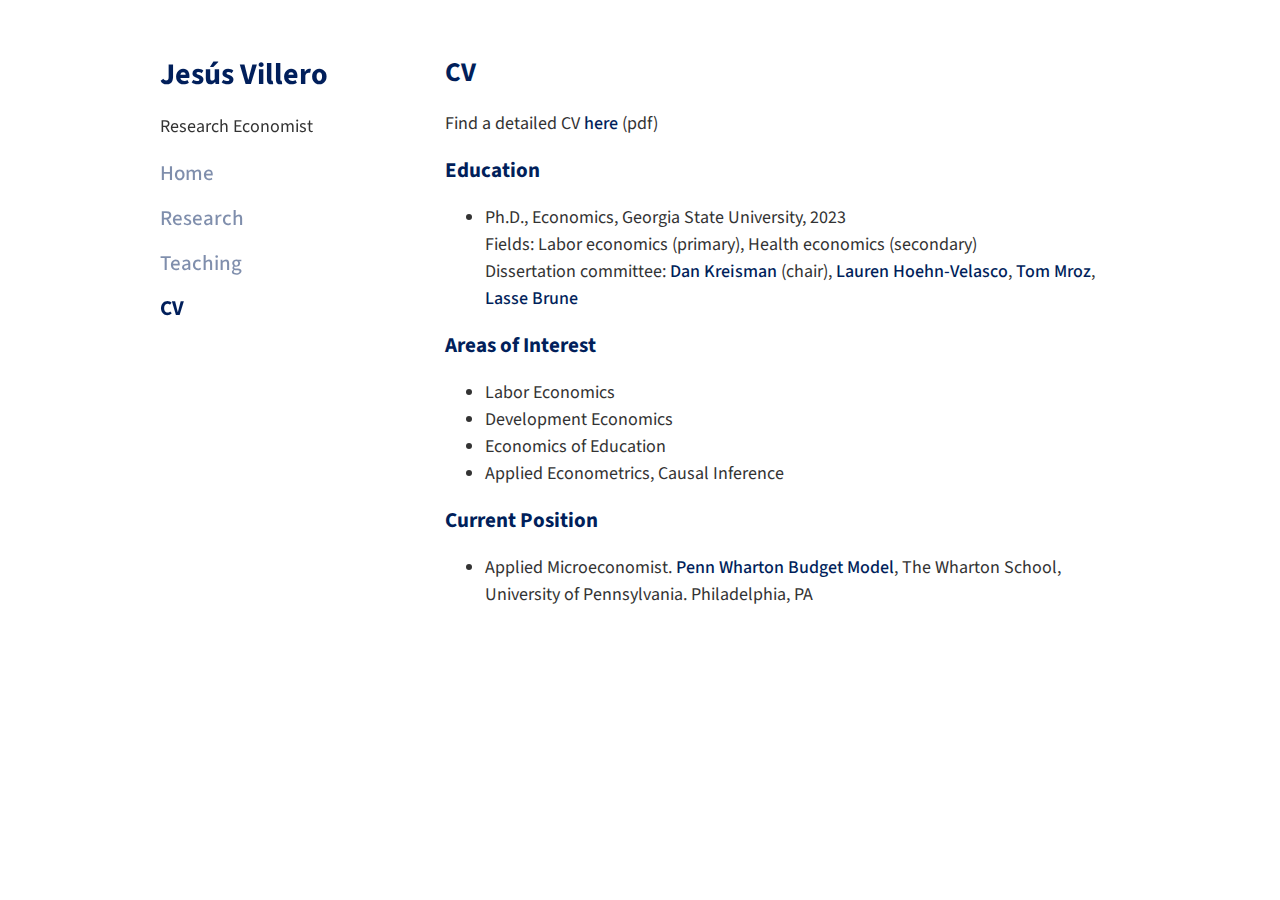
<file: cv.html>
<!doctype html>
<html>
  <head>

    <title>Jes&uacutes Villero &#8212; CV</title>

    <link rel="stylesheet" href="stylesheets/styles.css">
    <link rel="stylesheet" href="stylesheets/github-light.css">
    <meta name="viewport" content="width=device-width, initial-scale=1, user-scalable=yes">
    <link rel="icon" type="image/x-icon" href="images/penn.png">
	
	<!-- Google tag (gtag.js) -->
		<script async src="https://www.googletagmanager.com/gtag/js?id=G-4LJTKLSDPE"></script>
		<script>
			window.dataLayer = window.dataLayer || [];
			function gtag(){dataLayer.push(arguments);}
			gtag('js', new Date());

			gtag('config', 'G-4LJTKLSDPE');
	</script>
    
    <style>
      button.accordion2 {
        font: 14px/1.5 "Source Sans 3", sans-serif;
        cursor: pointer;
        padding: 0px;
        border: none;
        text-align: left;
        outline: none;
        font-size: 100%;
        transition: 0.4s;
        background-color: #f8f8f8;
      }
      button.accordion {
        font: 14px/1.5 "Source Sans 3", sans-serif;
        cursor: pointer;
        padding: 0px;
        border: none;
        text-align: left;
        outline: none;
        font-size: 100%;
        transition: 0.4s;
        background-color: #f8f8f8;
      }
      button.accordion.active, button.accordion:hover {
        background-color: #f8f8f8;
      }
      button.accordion:after {
        content: '[+]';
        font-size: 90%;
        color: #777;
        float: left;
        margin-left: 1px;
      }
    </style>
	
  </head>
  <body>
    <div class="wrapper">
      <header>
        <h1>Jes&uacutes Villero</h1>
        <p>Research Economist </p>
        <h3><p class="view" style="opacity: 0.5;"><a href="https://jesusvillero.github.io/">Home</a></p></h3>
	      <h3><p class="view" style="opacity: 0.5;"><a href="https://jesusvillero.github.io/research">Research</a></p></h3>
        <h3><p class="view" style="opacity: 0.5;"><a href="https://jesusvillero.github.io/teaching">Teaching</a></p></h3>
        <h3><p class="view">CV</p></h3>
	</header>
	
     <section>
	<h2> CV </h2>	

<body>

<p>Find a detailed CV <a href="https://jesusvillero.github.io/files/cv_web.pdf" target="_blank" rel="noopener noreferrer">here</a> (pdf)</a></p>

<h3>Education</h3>
<ul>
    <li>Ph.D., Economics, Georgia State University, 2023</li>
    <p style="margin:0;" > Fields: Labor economics (primary), Health economics (secondary)<br>
    <p style="margin:0;" > Dissertation committee: <a href="https://www.dkreisman.com" target="_blank" rel="noopener noreferrer">Dan Kreisman</a> (chair), <a href="https://www.laurenhoehnvelasco.com/" target="_blank" rel="noopener noreferrer">Lauren Hoehn-Velasco</a>, <a href="https://aysps.gsu.edu/profile/tom-mroz-2/" target="_blank" rel="noopener noreferrer">Tom Mroz</a>, <a href="https://sites.google.com/site/brunelassef/about?authuser=0" target="_blank" rel="noopener noreferrer">Lasse Brune</a><br>
</ul>

<h3>Areas of Interest</h3>
<ul>
<li>Labor Economics</li>
<li>Development Economics</li>
<li>Economics of Education</li>
<li>Applied Econometrics, Causal Inference</li>
</ul>

<h3>Current Position</h3>
<ul>
<li>Applied Microeconomist. <a href="https://budgetmodel.wharton.upenn.edu" target="_blank" rel="noopener noreferrer"> Penn Wharton Budget Model</a>, The Wharton School, University of Pennsylvania. Philadelphia, PA</li>
</ul>
</body>
</html>
</file>
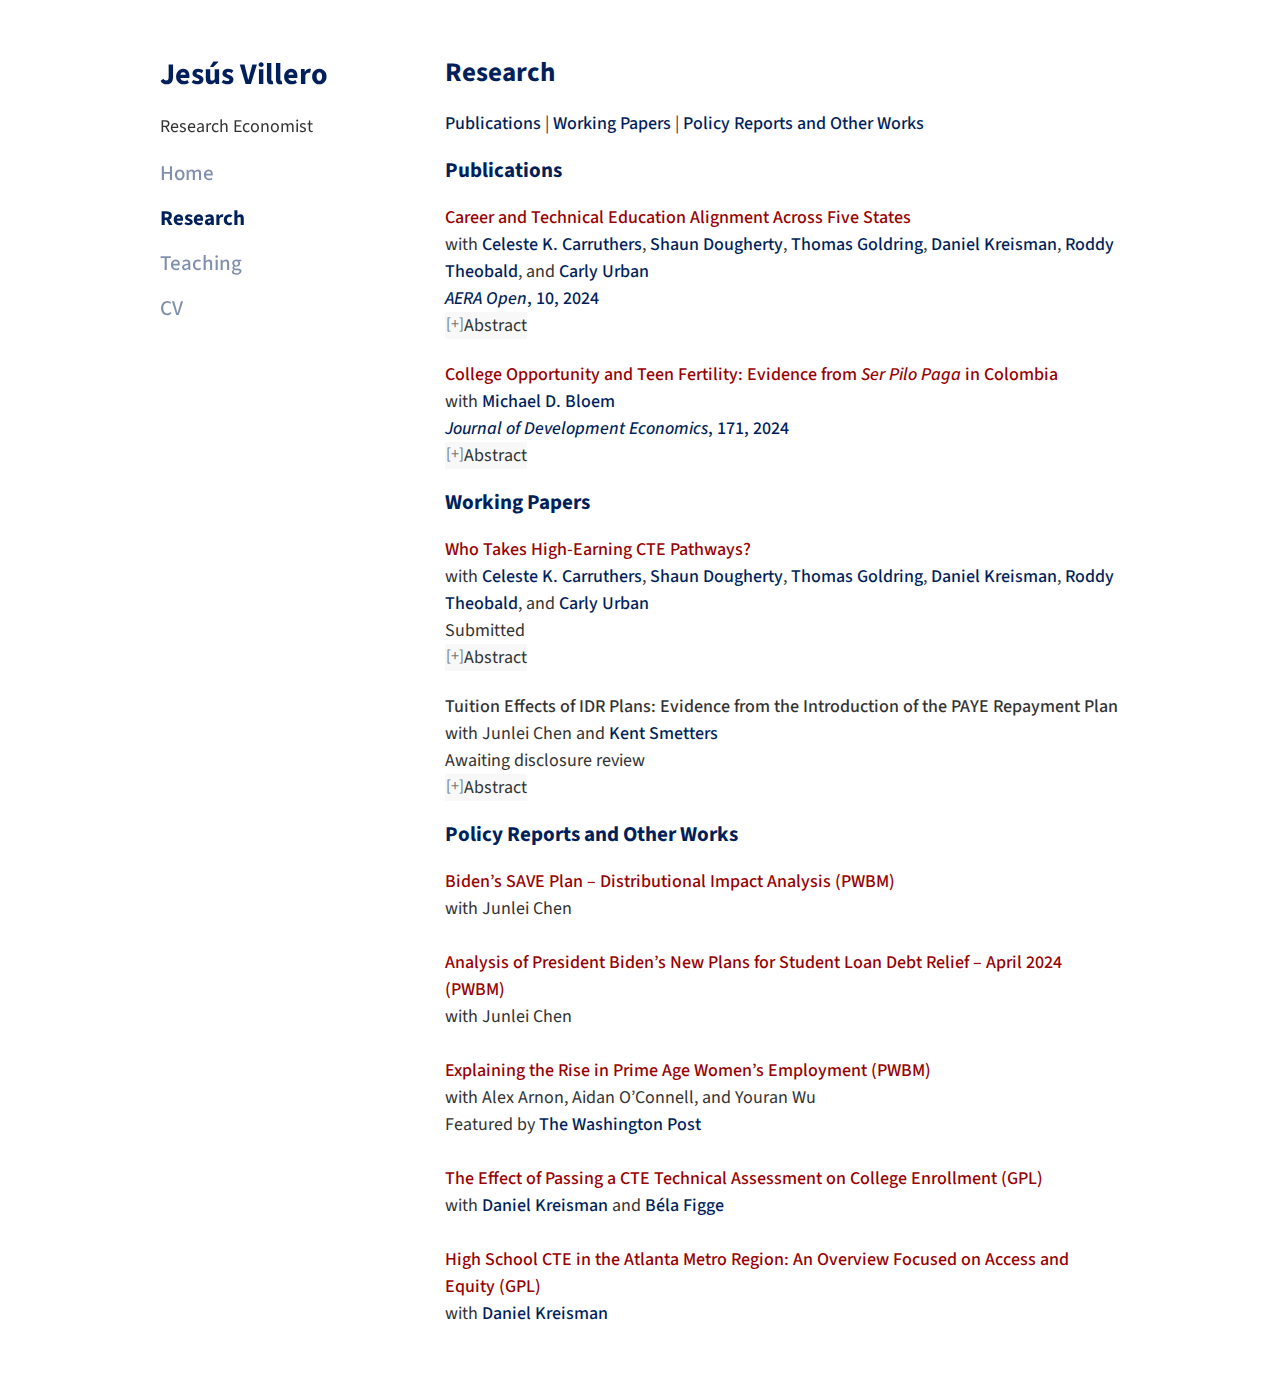
<file: research.html>
<!doctype html>
<html>
  <head>

    <title>Jes&uacutes Villero &#8212; Research</title>

    <link rel="stylesheet" href="stylesheets/styles.css">
    <link rel="stylesheet" href="stylesheets/github-light.css">
    <meta name="viewport" content="width=device-width, initial-scale=1, user-scalable=yes">
    <link rel="icon" type="image/x-icon" href="images/penn.png">

    <!-- Google tag (gtag.js) -->
    <script async src="https://www.googletagmanager.com/gtag/js?id=G-4LJTKLSDPE"></script>
    <script>
      window.dataLayer = window.dataLayer || [];
      function gtag(){dataLayer.push(arguments);}
      gtag('js', new Date());

      gtag('config', 'G-4LJTKLSDPE');
    </script>

    <style>
      button.accordion2 {
        font: 14px/1.5 "Source Sans 3", sans-serif;
        cursor: pointer;
        padding: 0px;
        border: none;
        text-align: left;
        outline: none;
        font-size: 100%;
        transition: 0.4s;
        background-color: #f8f8f8;
      }
      button.accordion {
        font: 14px/1.5 "Source Sans 3", sans-serif;
        cursor: pointer;
        padding: 0px;
        border: none;
        text-align: left;
        outline: none;
        font-size: 100%;
        transition: 0.4s;
        background-color: #f8f8f8;
      }
    </style>
	
	<!-- Google tag (gtag.js) -->
		<script async src="https://www.googletagmanager.com/gtag/js?id=G-4LJTKLSDPE"></script>
		<script>
			window.dataLayer = window.dataLayer || [];
			function gtag(){dataLayer.push(arguments);}
			gtag('js', new Date());

			gtag('config', 'G-4LJTKLSDPE');
	</script>
    
    <style>
      button.accordion2 {
        font: 14px/1.5 Lato, "Helvetica Neue", Helvetica, Arial, sans-serif;
        cursor: pointer;
        padding: 0px;
        border: none;
        text-align: left;
        outline: none;
        font-size: 100%;
        transition: 0.4s;
        background-color: #f8f8f8;
      }
      button.accordion {
        font: 14px/1.5 Lato, "Helvetica Neue", Helvetica, Arial, sans-serif;
        cursor: pointer;
        padding: 0px;
        border: none;
        text-align: left;
        outline: none;
        font-size: 100%;
        transition: 0.4s;
        background-color: #f8f8f8;
      }
      button.accordion.active,
      button.accordion:hover {
        background-color: #f8f8f8;
      }
      button.accordion:after {
        content: '[+]';
        font-size: 90%;
        color: #777;
        float: left;
        margin-left: 1px;
      }
      button.accordion2:after {
        content: '[#]';
        font-size: 90%;
        color: #777;
        float: left;
        margin-left: 1px;
      }
      button.accordion.active:after {
        content: "[\2212]";
      }
      div.panel {
        padding: 0 20px;
        margin-top: 5px;
        display: none;
        background-color: white;
        font-size: 100%;
      }
      div.panel.show {
        display: block !important;
      }
    </style>
	
  </head>
  <body>
    <div class="wrapper">
      <header>
      <h1>Jes&uacutes Villero</h1>
      <p>Research Economist </p>
      <h3><p class="view" style="opacity: 0.5;"><a href="https://jesusvillero.github.io/">Home</a></p></h3>
      <h3><p class="view">Research</p></h3>
      <h3><p class="view" style="opacity: 0.5;"><a href="https://jesusvillero.github.io/teaching">Teaching</a></p></h3>
      <h3><p class="view" style="opacity: 0.5;"><a href="https://jesusvillero.github.io/cv">CV</a></p></h3>
    </header>
	
     <section>
	<h2> Research </h2>

  <p><a href="#publications">Publications</a> | <a href="#workingpapers">Working Papers</a> | <a href="#otherworks">Policy Reports and Other Works</a></p>

  <h3 id="publications">Publications</h3>

  <p style="margin:0;" > <a style="color: #990000; font-weight: 500;" href="https://jesusvillero.github.io/files/CTE_Dynamic_Alignment_AERAOpen.pdf" target="_blank" rel="noopener noreferrer">Career and Technical Education Alignment Across Five States</a>
    <p style="margin:0;" > with <a href="https://volweb.utk.edu/~ccarrut1/" target="_blank" rel="noopener noreferrer">Celeste K. Carruthers</a>, <a href="https://www.bc.edu/bc-web/schools/lynch-school/faculty-research/faculty-directory/Shaun-Dougherty.html" target="_blank" rel="noopener noreferrer">Shaun Dougherty</a>, <a href="https://tgoldring.github.io/" target="_blank" rel="noopener noreferrer">Thomas Goldring</a>, <a href="https://www.dkreisman.com" target="_blank" rel="noopener noreferrer">Daniel Kreisman</a>, <a href="https://caldercenter.org/experts/roddy-theobald" target="_blank" rel="noopener noreferrer">Roddy Theobald</a>, and <a href="https://www.carlyurban.com/" target="_blank" rel="noopener noreferrer">Carly Urban</a> </a> <br>
      <p style="margin:0;" > <a href="https://doi.org/10.1177/23328584241276504" target="_blank" rel="noopener noreferrer"> <i>AERA Open</i>, 10, 2024</a><br>
        <button class="accordion">  Abstract	</button>
    <div class="panel" style="background-color: #F1F1F1; color: #333333; padding: 10px;"> We describe alignment between high school career and technical education (CTE) and local labor markets across five states—Massachusetts, Michigan, Montana, Tennessee, and Washington. We find that CTE is partially aligned with local labor markets. A 10-percentage-point higher share of local jobs related to a CTE career cluster is associated with a 3-point higher rate of CTE concentration in that cluster. Women and students from racial or ethnic minority groups are better aligned with local employment than men, in part due to their selection of CTE fields like Education & Training, Health Science, and Hospitality & Tourism, which correspond with a large portion of the workforce in almost every metro area. We find more limited evidence of dynamic, short-term adjustments in CTE after changes in local labor markets. A small degree of realignment lags the labor market by two-to-three years and is only observed following changes in college-level employment. </div></p>
  
  <p style="margin:0;" > <a style="color: #990000; font-weight: 500;" href="https://jesusvillero.github.io/files/SPP_Fertility_JDE.pdf" target="_blank" rel="noopener noreferrer">College Opportunity and Teen Fertility: Evidence from <i>Ser Pilo Paga</i> in Colombia</a>
    <p style="margin:0;" > with <a href="https://www.michaelbloem.com/" target="_blank" rel="noopener noreferrer">Michael D. Bloem</a> <br>
      <p style="margin:0;" > <a href="https://doi.org/10.1016/j.jdeveco.2024.103321" target="_blank" rel="noopener noreferrer"> <i>Journal of Development Economics</i>, 171, 2024</a><br>
    <button class="accordion">  Abstract	</button>
    <div class="panel" style="background-color: #F1F1F1; color: #333333; padding: 10px;"> We study the effects of an increase in post-secondary educational opportunities on teen fertility by exploiting policy-induced variation from <i> Ser Pilo Paga</i> (SPP), a generous college financial aid program in Colombia that dramatically expanded college opportunities for low-income students. Our preferred empirical approach uses a triple difference design that leverages variation in the share of female students eligible for the program across municipalities and the fact that the introduction of SPP should not affect the education and fertility decisions of older women not targeted by the program. We find that after the introduction of SPP, fertility rates for women aged 15-19 years old decreased in more affected municipalities by about 6 percent relative to less affected municipalities. This effect accounts for approximately one-fourth of the overall decrease in teen fertility observed in the years following the program's announcement. Our results suggest that increasing economic opportunities through expanding college access can contribute to lowering teen fertility rates.</div></p>
    
	<h3 id="workingpapers">Working Papers</h3>
	
	<p style="margin:0;" > <a style="color: #990000; font-weight: 500;" href="https://gpl.gsu.edu/download/cte-pathway-earnings-academic-paper/?wpdmdl=3349&refresh=667d9587a67f61719506311" target="_blank" rel="noopener noreferrer">Who Takes High-Earning CTE Pathways?</a>
      <p style="margin:0;" > with <a href="https://volweb.utk.edu/~ccarrut1/" target="_blank" rel="noopener noreferrer">Celeste K. Carruthers</a>, <a href="https://www.bc.edu/bc-web/schools/lynch-school/faculty-research/faculty-directory/Shaun-Dougherty.html" target="_blank" rel="noopener noreferrer">Shaun Dougherty</a>, <a href="https://tgoldring.github.io/" target="_blank" rel="noopener noreferrer">Thomas Goldring</a>, <a href="https://www.dkreisman.com" target="_blank" rel="noopener noreferrer">Daniel Kreisman</a>, <a href="https://caldercenter.org/experts/roddy-theobald" target="_blank" rel="noopener noreferrer">Roddy Theobald</a>, and <a href="https://www.carlyurban.com/" target="_blank" rel="noopener noreferrer">Carly Urban</a> </a> <br>
        <p style="margin:0;" > Submitted </i><br>
      <button class="accordion">  Abstract	</button>
      <div class="panel" style="background-color: #F1F1F1; color: #333333; padding: 10px;"> High school students in Career and Technical Education (CTE) select concentration areas that map to almost every occupation in the modern U.S. economy. Some fields have much higher potential earnings than others. We study CTE enrollment patterns across four states and one large metro area to assess if potential pay arising from students' CTE fields foreshadows longstanding inequities in the labor market. We find that women concentrate in fields linked to jobs with 7-20% lower pay, a range that includes the actual U.S. gender pay gap. We also find evidence of disparities in potential pay by race, ethnicity, family income, and disability identification, although these are much smaller and less consistent across locations than the gender gap. </div></p>

      <p style="margin:0; font-weight: 500;" > Tuition Effects of IDR Plans: Evidence from the Introduction of the PAYE Repayment Plan
        <p style="margin:0;" > with Junlei Chen and <a href="https://bepp.wharton.upenn.edu/profile/smetters/" target="_blank" rel="noopener noreferrer">Kent Smetters</a> <br>
          <p style="margin:0;" > Awaiting disclosure review </i><br>
        <button class="accordion">  Abstract	</button>
        <div class="panel" style="background-color: #F1F1F1; color: #333333; padding: 10px;"> Coming soon.  </div></p>

	<h3 id="otherworks">Policy Reports and Other Works</h3>

  <p style="margin:0;" > <a style="color: #990000; font-weight: 500;" href="https://budgetmodel.wharton.upenn.edu/issues/2024/9/25/bidens-save-plan-distributional-impact-analysis" target="_blank" rel="noopener noreferrer">Biden’s SAVE Plan – Distributional Impact Analysis (PWBM)</a>
    <p style="margin:0;" > with Junlei Chen
<br>
<br>

  <p style="margin:0;" > <a style="color: #990000; font-weight: 500;" href="https://budgetmodel.wharton.upenn.edu/issues/2024/4/11/biden-student-loan-debt-relief" target="_blank" rel="noopener noreferrer">Analysis of President Biden’s New Plans for Student Loan Debt Relief – April 2024 (PWBM)</a>
    <p style="margin:0;" > with Junlei Chen
<br>
<br>
  <p style="margin:0;" > <a style="color: #990000; font-weight: 500;" href="https://budgetmodel.wharton.upenn.edu/issues/2023/11/27/explaining-prime-age-womens-employment" target="_blank" rel="noopener noreferrer">Explaining the Rise in Prime Age Women’s Employment (PWBM)</a>
    <p style="margin:0;" > with Alex Arnon, Aidan O’Connell, and Youran Wu
      <p style="margin:0;" > Featured by <a href="https://www.washingtonpost.com/opinions/2023/11/27/women-workforce-gains-college-educated-mothers-analysis/" target="_blank" rel="noopener noreferrer">The Washington Post</a>
<br>
<br>
  <p style="margin:0;" > <a style="color: #990000; font-weight: 500;" href="https://gpl.gsu.edu/publications/effect-of-passing-a-cte-technical-assessment-on-college-enrollment/" target="_blank" rel="noopener noreferrer">The Effect of Passing a CTE Technical Assessment on College Enrollment (GPL)</a>
    <p style="margin:0;" > with <a href="https://www.dkreisman.com" target="_blank" rel="noopener noreferrer">Daniel Kreisman</a> and <a href="https://www.belafigge.com/" target="_blank" rel="noopener noreferrer">B&eacutela Figge</a>
<br>
<br>
  <p style="margin:0;" > <a style="color: #990000; font-weight: 500;" href="https://gpl.gsu.edu/publications/ctae-equity-in-access/" target="_blank" rel="noopener noreferrer">High School CTE in the Atlanta Metro Region: An Overview Focused on Access and Equity (GPL)</a>
    <p style="margin:0;" > with <a href="https://www.dkreisman.com" target="_blank" rel="noopener noreferrer">Daniel Kreisman</a><br>
    
	</section>	
	</div>
   <script> 
    var acc = document.getElementsByClassName("accordion");
    var i;

    for (i = 0; i < acc.length; i++) {
        acc[i].onclick = function(){
            this.classList.toggle("active");
            this.parentNode.nextElementSibling.classList.toggle("show");
      }
    }
    </script>
  </body>
</html>
</file>
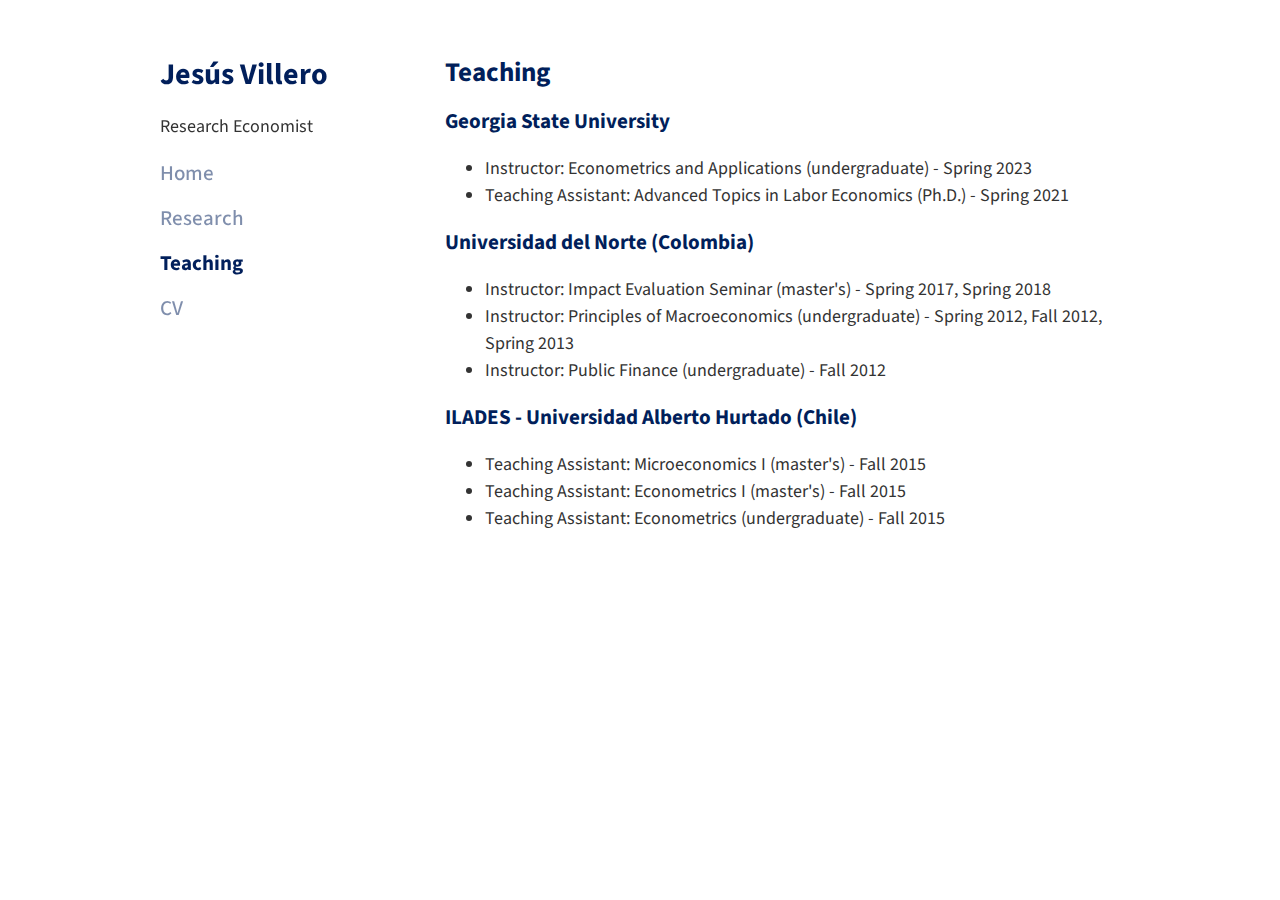
<file: teaching.html>
<!doctype html>
<html>
  <head>

    <title>Jes&uacutes Villero &#8212; Teaching</title>

    <link rel="stylesheet" href="stylesheets/styles.css">
    <link rel="stylesheet" href="stylesheets/github-light.css">
    <meta name="viewport" content="width=device-width, initial-scale=1, user-scalable=yes">
	<link rel="icon" type="image/x-icon" href="images/penn.png">

		<!-- Google tag (gtag.js) -->
		<script async src="https://www.googletagmanager.com/gtag/js?id=G-N1ZL8D1R8L"></script>
		<script>
			window.dataLayer = window.dataLayer || [];
			function gtag(){dataLayer.push(arguments);}
			gtag('js', new Date());

			gtag('config', 'G-N1ZL8D1R8L');
		</script>
	
</head>
<body>
  <div class="wrapper">
	<header>
	  <h1>Jes&uacutes Villero</h1>
	  <p>Research Economist </p>
	  <h3><p class="view" style="opacity: 0.5;"><a href="https://jesusvillero.github.io/">Home</a></p></h3>
	  <h3><p class="view" style="opacity: 0.5;"><a href="https://jesusvillero.github.io/research">Research</a></p></h3>
	  <h3><p class="view">Teaching</p></h3>
	<h3><p class="view" style="opacity: 0.5;"><a href="https://jesusvillero.github.io/cv">CV</a></p></h3>
  </header>
	
    <section>
	<h2> Teaching </h2>	
	
	<h3> Georgia State University </h3>
	<ul>
		<li> Instructor: Econometrics and Applications (undergraduate) - Spring 2023 </li>
		<li> Teaching Assistant: Advanced Topics in Labor Economics (Ph.D.) - Spring 2021 </li>
	</ul>

	<h3> Universidad del Norte (Colombia) </h3>
	<ul>
		<li> Instructor: Impact Evaluation Seminar (master's) - Spring 2017, Spring 2018 </li>

		<li> Instructor: Principles of Macroeconomics (undergraduate) - Spring 2012, Fall 2012, Spring 2013 </li>
		
		<li> Instructor: Public Finance (undergraduate) - Fall 2012 </li>
	</ul>

	<h3> ILADES - Universidad Alberto Hurtado (Chile) </h3>
	<ul>
		<li> Teaching Assistant: Microeconomics I (master's) - Fall 2015 </li>

		<li> Teaching Assistant: Econometrics I (master's) - Fall 2015 </li>
		
		<li> Teaching Assistant: Econometrics (undergraduate) - Fall 2015 </li>
	</ul>

	</body>
</html>
</file>
<file: stylesheets/styles.css>
@import url(https://fonts.googleapis.com/css2?family=Source+Sans+3:ital,wght@0,100;0,200;0,300;0,400;0,500;0,600;0,700;0,800;0,900;1,100;1,200;1,300;1,400;1,500;1,600;1,700;1,800;1,900&display=swap);

body {
  padding: 50px;
  font: 18px/1.5 "Source Sans 3", sans-serif;
  color: #333333;
  font-weight: 400;
}

button {
  font-family: "Source Sans 3" !important;
  color: #333333;
  font-weight: 400;  
}

h1, h2, h3, h4, h5, h6 {
  color:#011F5B;@import url(https://fonts.googleapis.com/css2?family=Source+Sans+3:ital,wght@0,100;0,200;0,300;0,400;0,500;0,600;0,700;0,800;0,900;1,100;1,200;1,300;1,400;1,500;1,600;1,700;1,800;1,900&display=swap);

body {
  padding: 50px;
  font: 18px/1.5 "Source Sans 3", sans-serif;
  color: #333333;
  font-weight: 400;
}

button {
  font-family: "Source Sans 3" !important;
  color: #333333;
  font-weight: 400;
}

h1, h2, h3, h4, h5, h6 {
  color: #011F5B;
  margin: 0 0 22px;
}

p, ul, ol, table, pre, dl {
  margin: 0 0 22px;
}

h1, h2, h3 {
  line-height: 1.1;
}

h1 {
  font-size: 30px;
}

h2 {
  color: #011F5B;
}
  margin:0 0 22px;
}

p, ul, ol, table, pre, dl {
  margin:0 0 22px;
}

h1, h2, h3 {
  line-height:1.1;
}

h1 {
  font-size:30px;
}

h2 {
  color:#011F5B;
}

h3, h4, h5, h6 {
  color:#011F5B;
}

a {
  color:#011F5B;
  font-weight:500;
  text-decoration:none;
}

a small {
  font-size:11px;
  color:#011F5B;
  margin-top:-0.6em;
  display:block;
}

a:hover {
  text-decoration:underline;
}

.wrapper {
  width:960px;
  margin:0 auto;
}

blockquote {
  border-left:1px solid #e5e5e5;
  margin:0;
  padding:0 0 0 20px;
  font-style:italic;
}

code, pre {
  font-family:Monaco, Bitstream Vera Sans Mono, Lucida Console, Terminal;
  color:#333;
  font-size:12px;
}

pre {
  padding:8px 15px;
  background: #f8f8f8;
  border-radius:5px;
  border:1px solid #e5e5e5;
  overflow-x: auto;
}

table {
  width:100%;
  border-collapse:collapse;
}

th, td {
  text-align:left;
  padding:5px 10px;
  border-bottom:1px solid #e5e5e5;
}

dt {
  color:#444;
  font-weight:700;
}

th {
  color:#444;
}

img {
  max-width:100%;
}

header {
  width:270px;
  float:left;
  position:fixed;
}

header ul {
  list-style:none;
  height:40px;

  padding:0;

  background: #eee;
  background: -moz-linear-gradient(top, #f8f8f8 0%, #dddddd 100%);
  background: -webkit-gradient(linear, left top, left bottom, color-stop(0%,#f8f8f8), color-stop(100%,#dddddd));
  background: -webkit-linear-gradient(top, #f8f8f8 0%,#dddddd 100%);
  background: -o-linear-gradient(top, #f8f8f8 0%,#dddddd 100%);
  background: -ms-linear-gradient(top, #f8f8f8 0%,#dddddd 100%);
  background: linear-gradient(top, #f8f8f8 0%,#dddddd 100%);

  border-radius:5px;
  border:1px solid #d2d2d2;
  box-shadow:inset #fff 0 1px 0, inset rgba(0,0,0,0.03) 0 -1px 0;
  width:270px;
}

header li {
  width:89px;
  float:left;
  border-right:1px solid #d2d2d2;
  height:40px;
}

header ul a {
  line-height:1;
  font-size:11px;
  color:#999;
  display:block;
  text-align:center;
  padding-top:6px;
  height:40px;
}

strong {
  color:#222;
  font-weight:700;
}

header ul li + li {
  width:88px;
  border-left:1px solid #fff;
}

header ul li + li + li {
  border-right:none;
  width:89px;
}

header ul a strong {
  font-size:14px;
  display:block;
  color:#222;
}

section {
  width:675px;
  float:right;
  padding-bottom:50px;
}

small {
  font-size:11px;
}

hr {
  border:0;
  background:#e5e5e5;
  height:1px;
  margin:0 0 20px;
}

footer {
  width:270px;
  float:left;
  position:fixed;
  bottom:50px;
}

@media print, screen and (max-width: 960px) {

  div.wrapper {
    width:auto;
    margin:0;
  }

  header, section, footer {
    float:none;
    position:static;
    width:auto;
  }

  header {
    padding-right:320px;
  }

  section {
    border:1px solid #e5e5e5;
    border-width:1px 0;
    padding:20px 0;
    margin:0 0 20px;
  }

  header a small {
    display:inline;
  }

  header ul {
    position:absolute;
    right:50px;
    top:52px;
  }
}

@media print, screen and (max-width: 720px) {
  body {
    word-wrap:break-word;
  }

  header {
    padding:0;
  }

  header ul, header p.view {
    position:static;
  }

  pre, code {
    word-wrap:normal;
  }
}

@media print, screen and (max-width: 480px) {
  body {
    padding:15px;
  }

  header ul {
    display:none;
  }
}

@media print {
  body {
    padding:0.4in;
    font-size:12pt;
    color:#444;
  }
}


code { 
    background: #F1F1F1; 
}

pre {
    white-space: pre-wrap;
    background: #F1F1F1;
}

@media only screen and (max-width: 768px) {
  .desktop-only {
    display: none;
  }
}
</file>
<file: stylesheets/github-light.css>
/*
   Copyright 2014 GitHub Inc.
   Licensed under the Apache License, Version 2.0 (the "License");
   you may not use this file except in compliance with the License.
   You may obtain a copy of the License at
       http://www.apache.org/licenses/LICENSE-2.0
   Unless required by applicable law or agreed to in writing, software
   distributed under the License is distributed on an "AS IS" BASIS,
   WITHOUT WARRANTIES OR CONDITIONS OF ANY KIND, either express or implied.
   See the License for the specific language governing permissions and
   limitations under the License.
*/

.pl-c /* comment */ {
  color: #969896;
}

.pl-c1      /* constant, markup.raw, meta.diff.header, meta.module-reference, meta.property-name, support, support.constant, support.variable, variable.other.constant */,
.pl-s .pl-v /* string variable */ {
  color: #0086b3;
}

.pl-e  /* entity */,
.pl-en /* entity.name */ {
  color: #795da3;
}

.pl-s .pl-s1 /* string source */,
.pl-smi      /* storage.modifier.import, storage.modifier.package, storage.type.java, variable.other, variable.parameter.function */ {
  color: #333;
}

.pl-ent /* entity.name.tag */ {
  color: #63a35c;
}

.pl-k /* keyword, storage, storage.type */ {
  color: #a71d5d;
}

.pl-pds              /* punctuation.definition.string, string.regexp.character-class */,
.pl-s                /* string */,
.pl-s .pl-pse .pl-s1 /* string punctuation.section.embedded source */,
.pl-sr               /* string.regexp */,
.pl-sr .pl-cce       /* string.regexp constant.character.escape */,
.pl-sr .pl-sra       /* string.regexp string.regexp.arbitrary-repitition */,
.pl-sr .pl-sre       /* string.regexp source.ruby.embedded */ {
  color: #183691;
}

.pl-v /* variable */ {
  color: #ed6a43;
}

.pl-id /* invalid.deprecated */ {
  color: #b52a1d;
}

.pl-ii /* invalid.illegal */ {
  background-color: #b52a1d;
  color: #f8f8f8;
}

.pl-sr .pl-cce /* string.regexp constant.character.escape */ {
  color: #63a35c;
  font-weight: bold;
}

.pl-ml /* markup.list */ {
  color: #693a17;
}

.pl-mh        /* markup.heading */,
.pl-mh .pl-en /* markup.heading entity.name */,
.pl-ms        /* meta.separator */ {
  color: #1d3e81;
  font-weight: bold;
}

.pl-mq /* markup.quote */ {
  color: #008080;
}

.pl-mi /* markup.italic */ {
  color: #333;
  font-style: italic;
}

.pl-mb /* markup.bold */ {
  color: #333;
  font-weight: bold;
}

.pl-md /* markup.deleted, meta.diff.header.from-file */ {
  background-color: #ffecec;
  color: #bd2c00;
}

.pl-mi1 /* markup.inserted, meta.diff.header.to-file */ {
  background-color: #eaffea;
  color: #55a532;
}

.pl-mdr /* meta.diff.range */ {
  color: #795da3;
  font-weight: bold;
}

.pl-mo /* meta.output */ {
  color: #1d3e81;
}
</file>
